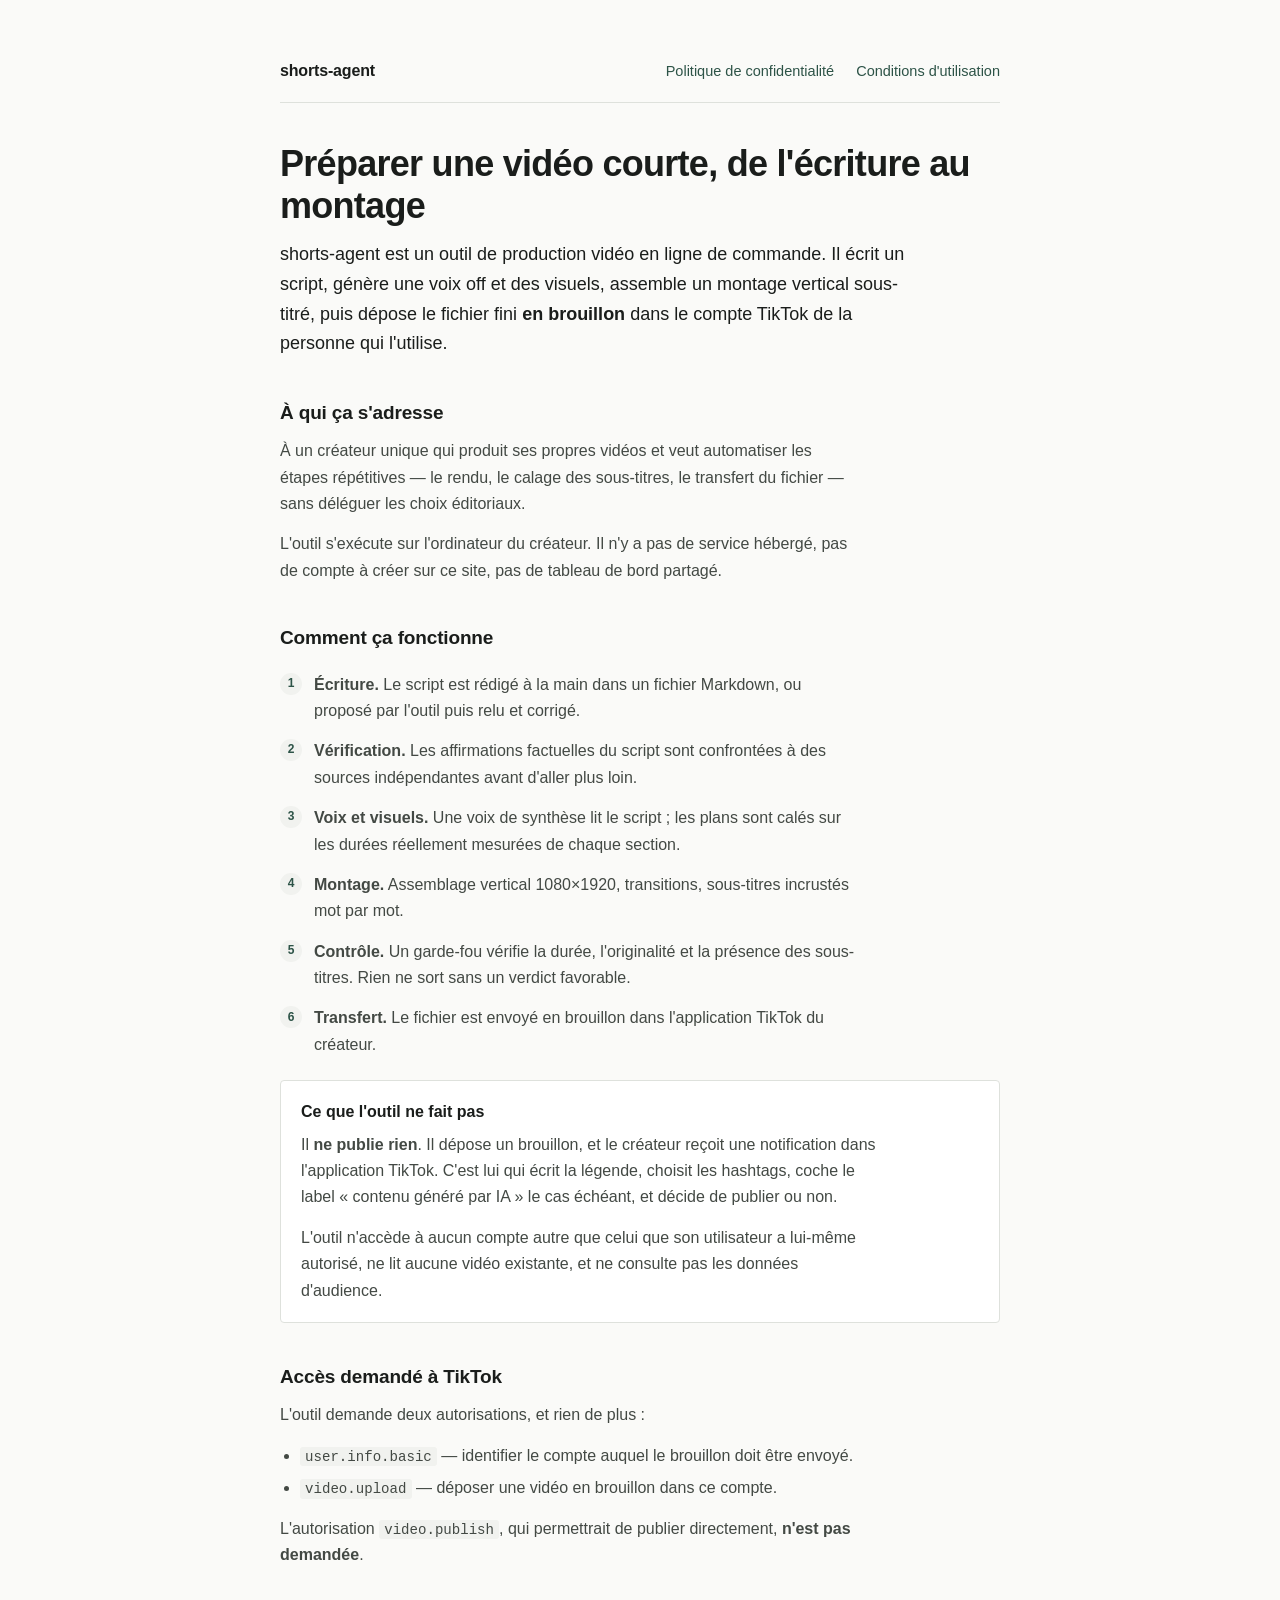
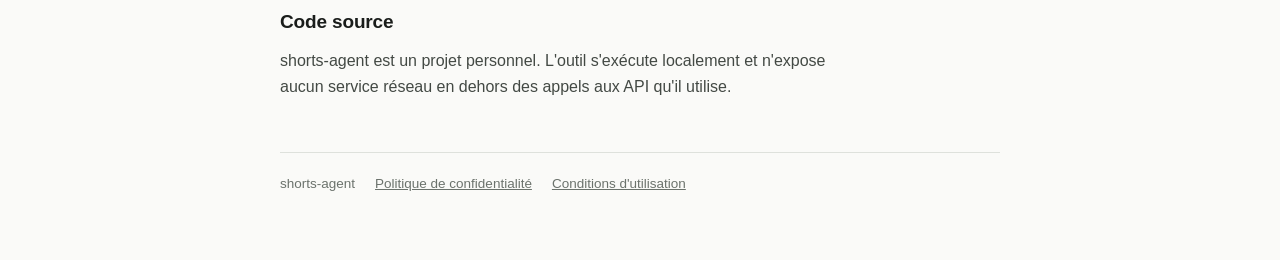
<file: index.html>
<!doctype html>
<html lang="fr">
<head>
<meta charset="utf-8">
<meta name="viewport" content="width=device-width,initial-scale=1">
<title>shorts-agent — préparation de vidéos courtes</title>
<meta name="description" content="Outil de production de vidéos courtes qui dépose le montage fini en brouillon dans le compte TikTok de son propre créateur.">
<link rel="stylesheet" href="style.css">
</head>
<body>
<div class="wrap">

<nav>
  <a class="brand" href="./">shorts-agent</a>
  <span class="sp"></span>
  <a href="./privacy.html">Politique de confidentialité</a>
  <a href="./terms.html">Conditions d'utilisation</a>
</nav>

<h1>Préparer une vidéo courte, de l'écriture au montage</h1>
<p class="lead">shorts-agent est un outil de production vidéo en ligne de commande. Il écrit un script, génère une voix off et des visuels, assemble un montage vertical sous-titré, puis dépose le fichier fini <strong>en brouillon</strong> dans le compte TikTok de la personne qui l'utilise.</p>

<h2>À qui ça s'adresse</h2>
<p>À un créateur unique qui produit ses propres vidéos et veut automatiser les étapes répétitives — le rendu, le calage des sous-titres, le transfert du fichier — sans déléguer les choix éditoriaux.</p>
<p>L'outil s'exécute sur l'ordinateur du créateur. Il n'y a pas de service hébergé, pas de compte à créer sur ce site, pas de tableau de bord partagé.</p>

<h2>Comment ça fonctionne</h2>
<ol class="steps">
  <li><strong>Écriture.</strong> Le script est rédigé à la main dans un fichier Markdown, ou proposé par l'outil puis relu et corrigé.</li>
  <li><strong>Vérification.</strong> Les affirmations factuelles du script sont confrontées à des sources indépendantes avant d'aller plus loin.</li>
  <li><strong>Voix et visuels.</strong> Une voix de synthèse lit le script ; les plans sont calés sur les durées réellement mesurées de chaque section.</li>
  <li><strong>Montage.</strong> Assemblage vertical 1080×1920, transitions, sous-titres incrustés mot par mot.</li>
  <li><strong>Contrôle.</strong> Un garde-fou vérifie la durée, l'originalité et la présence des sous-titres. Rien ne sort sans un verdict favorable.</li>
  <li><strong>Transfert.</strong> Le fichier est envoyé en brouillon dans l'application TikTok du créateur.</li>
</ol>

<div class="box">
  <h3>Ce que l'outil ne fait pas</h3>
  <p>Il <strong>ne publie rien</strong>. Il dépose un brouillon, et le créateur reçoit une notification dans l'application TikTok. C'est lui qui écrit la légende, choisit les hashtags, coche le label « contenu généré par IA » le cas échéant, et décide de publier ou non.</p>
  <p>L'outil n'accède à aucun compte autre que celui que son utilisateur a lui-même autorisé, ne lit aucune vidéo existante, et ne consulte pas les données d'audience.</p>
</div>

<h2>Accès demandé à TikTok</h2>
<p>L'outil demande deux autorisations, et rien de plus :</p>
<ul>
  <li><code>user.info.basic</code> — identifier le compte auquel le brouillon doit être envoyé.</li>
  <li><code>video.upload</code> — déposer une vidéo en brouillon dans ce compte.</li>
</ul>
<p>L'autorisation <code>video.publish</code>, qui permettrait de publier directement, <strong>n'est pas demandée</strong>.</p>

<h2>Code source</h2>
<p>shorts-agent est un projet personnel. L'outil s'exécute localement et n'expose aucun service réseau en dehors des appels aux API qu'il utilise.</p>

<footer>
  <p>shorts-agent</p>
  <a href="./privacy.html">Politique de confidentialité</a>
  <a href="./terms.html">Conditions d'utilisation</a>
</footer>

</div>
</body>
</html>
</file>
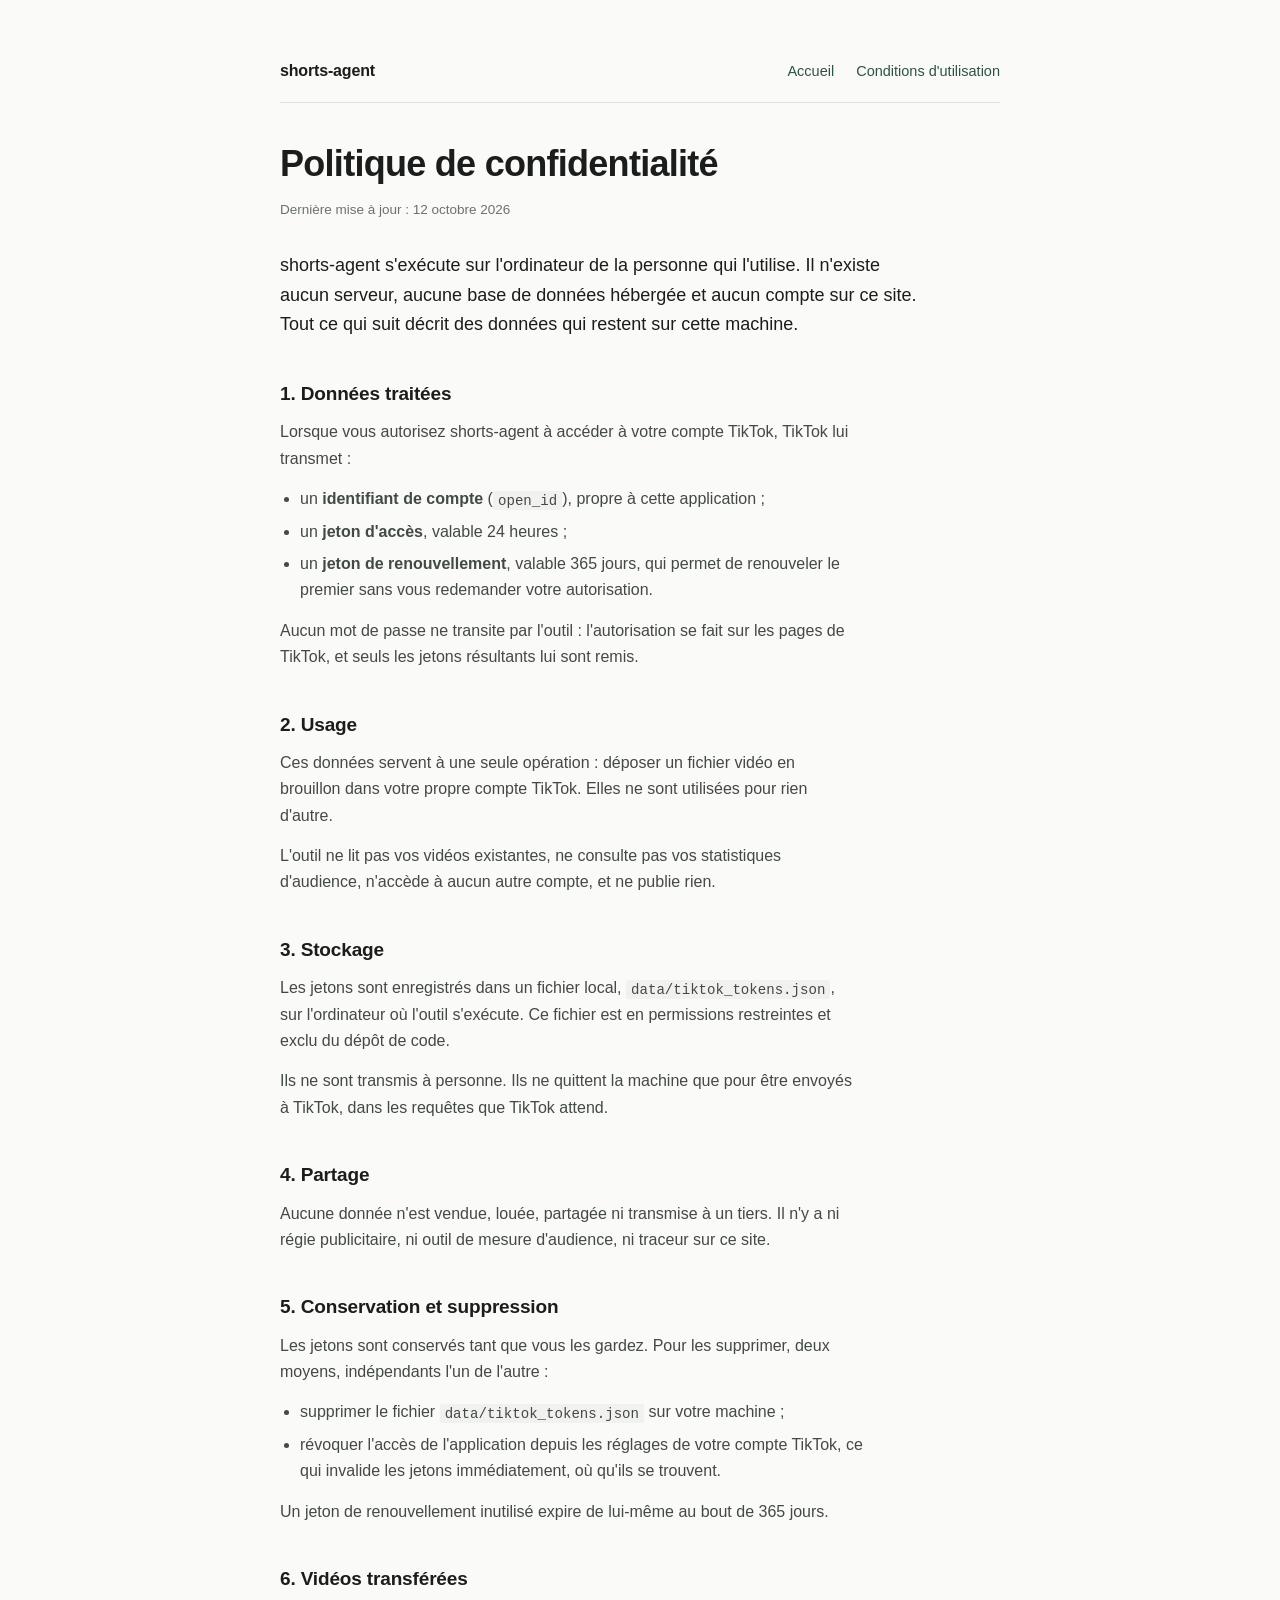
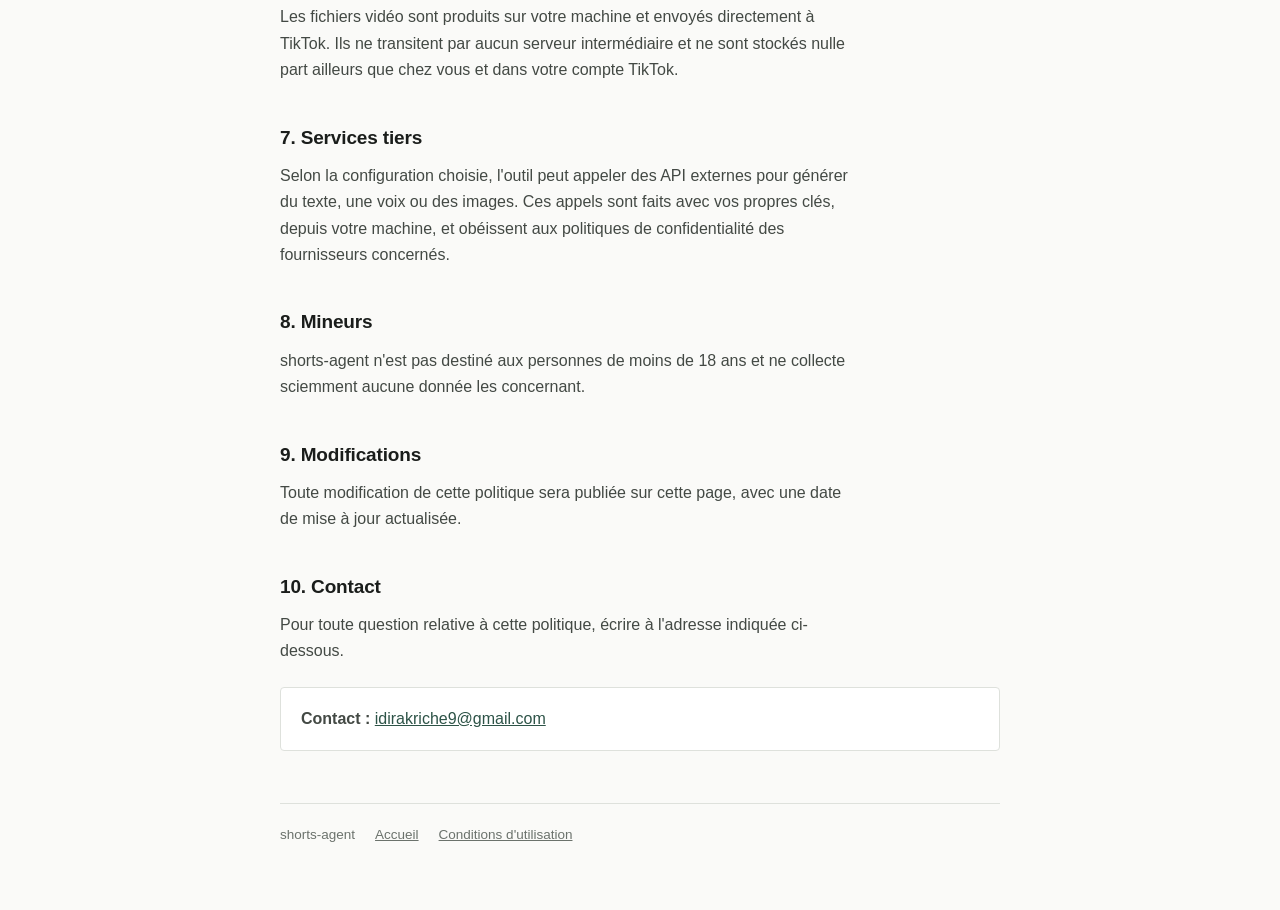
<file: privacy.html>
<!doctype html>
<html lang="fr">
<head>
<meta charset="utf-8">
<meta name="viewport" content="width=device-width,initial-scale=1">
<title>Politique de confidentialité — shorts-agent</title>
<meta name="description" content="Quelles données shorts-agent manipule, où elles sont stockées, et comment retirer l'accès.">
<link rel="stylesheet" href="style.css">
</head>
<body>
<div class="wrap">

<nav>
  <a class="brand" href="./">shorts-agent</a>
  <span class="sp"></span>
  <a href="./">Accueil</a>
  <a href="./terms.html">Conditions d'utilisation</a>
</nav>

<h1>Politique de confidentialité</h1>
<p class="maj">Dernière mise à jour : 12 octobre 2026</p>

<p class="lead">shorts-agent s'exécute sur l'ordinateur de la personne qui l'utilise. Il n'existe aucun serveur, aucune base de données hébergée et aucun compte sur ce site. Tout ce qui suit décrit des données qui restent sur cette machine.</p>

<h2>1. Données traitées</h2>
<p>Lorsque vous autorisez shorts-agent à accéder à votre compte TikTok, TikTok lui transmet :</p>
<ul>
  <li>un <strong>identifiant de compte</strong> (<code>open_id</code>), propre à cette application ;</li>
  <li>un <strong>jeton d'accès</strong>, valable 24 heures ;</li>
  <li>un <strong>jeton de renouvellement</strong>, valable 365 jours, qui permet de renouveler le premier sans vous redemander votre autorisation.</li>
</ul>
<p>Aucun mot de passe ne transite par l'outil : l'autorisation se fait sur les pages de TikTok, et seuls les jetons résultants lui sont remis.</p>

<h2>2. Usage</h2>
<p>Ces données servent à une seule opération : déposer un fichier vidéo en brouillon dans votre propre compte TikTok. Elles ne sont utilisées pour rien d'autre.</p>
<p>L'outil ne lit pas vos vidéos existantes, ne consulte pas vos statistiques d'audience, n'accède à aucun autre compte, et ne publie rien.</p>

<h2>3. Stockage</h2>
<p>Les jetons sont enregistrés dans un fichier local, <code>data/tiktok_tokens.json</code>, sur l'ordinateur où l'outil s'exécute. Ce fichier est en permissions restreintes et exclu du dépôt de code.</p>
<p>Ils ne sont transmis à personne. Ils ne quittent la machine que pour être envoyés à TikTok, dans les requêtes que TikTok attend.</p>

<h2>4. Partage</h2>
<p>Aucune donnée n'est vendue, louée, partagée ni transmise à un tiers. Il n'y a ni régie publicitaire, ni outil de mesure d'audience, ni traceur sur ce site.</p>

<h2>5. Conservation et suppression</h2>
<p>Les jetons sont conservés tant que vous les gardez. Pour les supprimer, deux moyens, indépendants l'un de l'autre :</p>
<ul>
  <li>supprimer le fichier <code>data/tiktok_tokens.json</code> sur votre machine ;</li>
  <li>révoquer l'accès de l'application depuis les réglages de votre compte TikTok, ce qui invalide les jetons immédiatement, où qu'ils se trouvent.</li>
</ul>
<p>Un jeton de renouvellement inutilisé expire de lui-même au bout de 365 jours.</p>

<h2>6. Vidéos transférées</h2>
<p>Les fichiers vidéo sont produits sur votre machine et envoyés directement à TikTok. Ils ne transitent par aucun serveur intermédiaire et ne sont stockés nulle part ailleurs que chez vous et dans votre compte TikTok.</p>

<h2>7. Services tiers</h2>
<p>Selon la configuration choisie, l'outil peut appeler des API externes pour générer du texte, une voix ou des images. Ces appels sont faits avec vos propres clés, depuis votre machine, et obéissent aux politiques de confidentialité des fournisseurs concernés.</p>

<h2>8. Mineurs</h2>
<p>shorts-agent n'est pas destiné aux personnes de moins de 18 ans et ne collecte sciemment aucune donnée les concernant.</p>

<h2>9. Modifications</h2>
<p>Toute modification de cette politique sera publiée sur cette page, avec une date de mise à jour actualisée.</p>

<h2>10. Contact</h2>
<p>Pour toute question relative à cette politique, écrire à l'adresse indiquée ci-dessous.</p>
<div class="box">
  <p><strong>Contact :</strong> <a href="mailto:idirakriche9@gmail.com">idirakriche9@gmail.com</a></p>
</div>

<footer>
  <p>shorts-agent</p>
  <a href="./">Accueil</a>
  <a href="./terms.html">Conditions d'utilisation</a>
</footer>

</div>
</body>
</html>
</file>
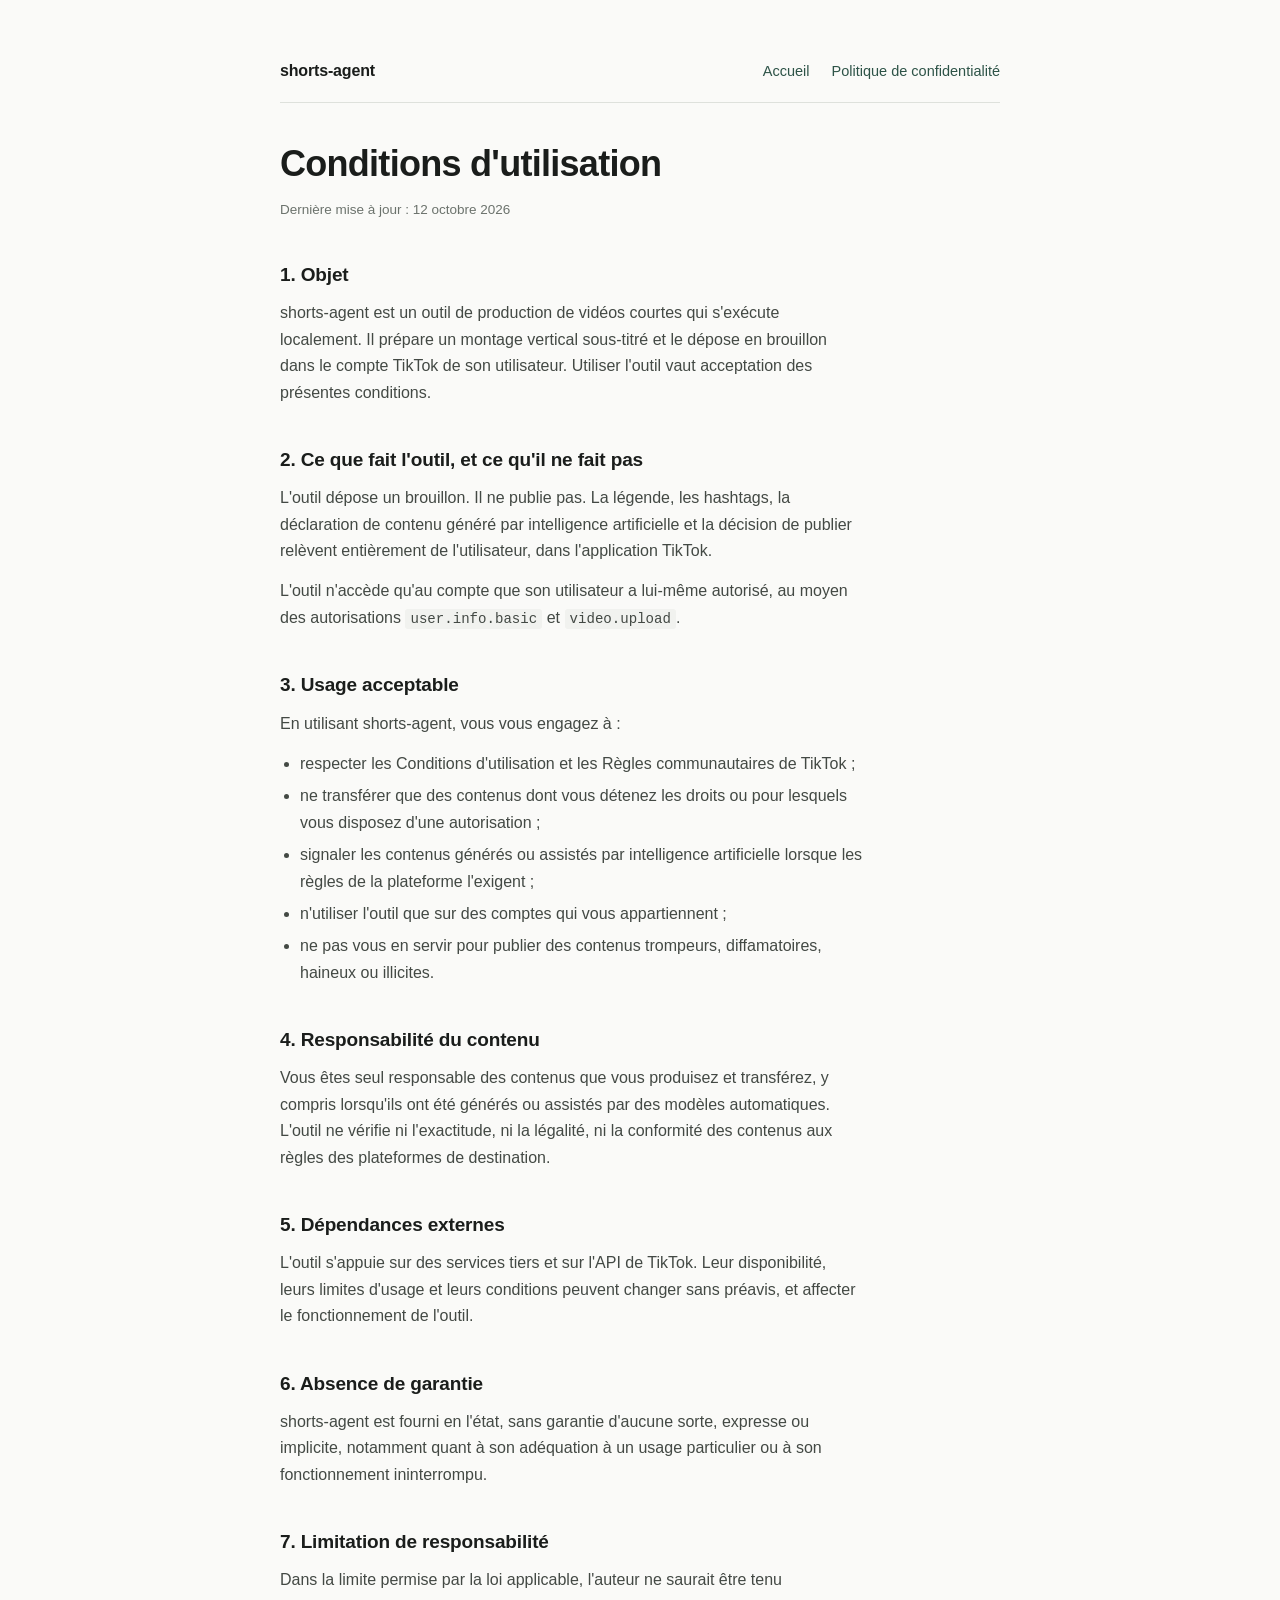
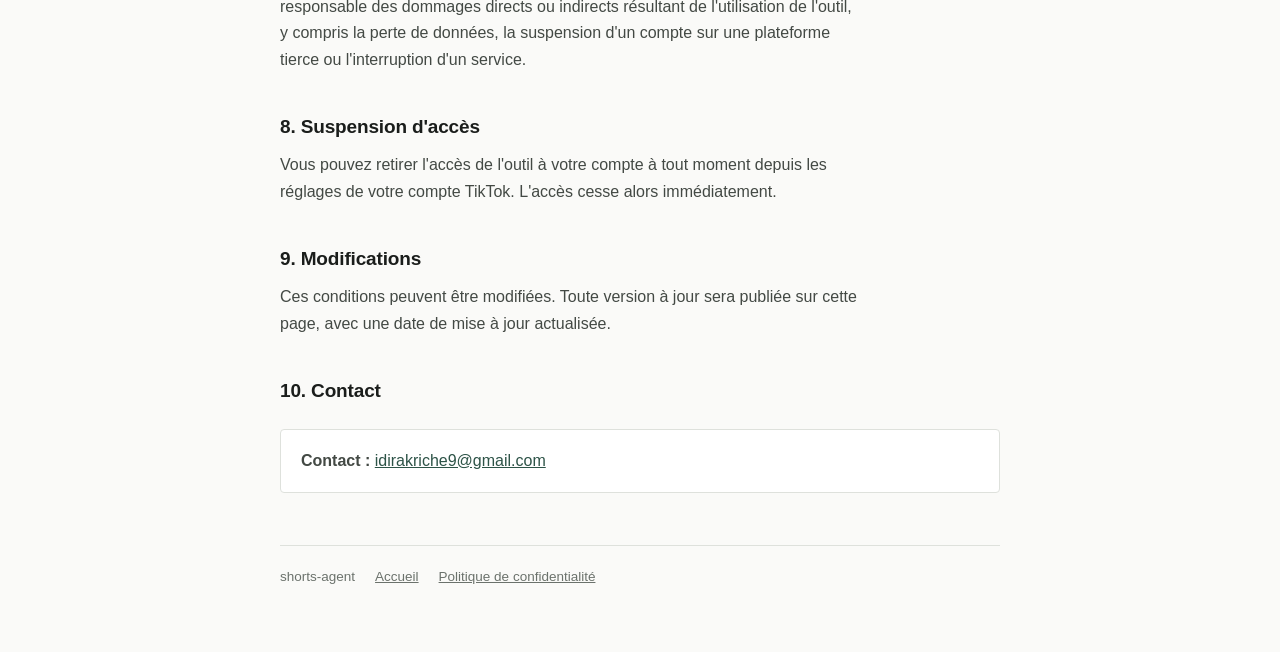
<file: terms.html>
<!doctype html>
<html lang="fr">
<head>
<meta charset="utf-8">
<meta name="viewport" content="width=device-width,initial-scale=1">
<title>Conditions d'utilisation — shorts-agent</title>
<meta name="description" content="Conditions d'utilisation de shorts-agent : objet, usage acceptable, responsabilités.">
<link rel="stylesheet" href="style.css">
</head>
<body>
<div class="wrap">

<nav>
  <a class="brand" href="./">shorts-agent</a>
  <span class="sp"></span>
  <a href="./">Accueil</a>
  <a href="./privacy.html">Politique de confidentialité</a>
</nav>

<h1>Conditions d'utilisation</h1>
<p class="maj">Dernière mise à jour : 12 octobre 2026</p>

<h2>1. Objet</h2>
<p>shorts-agent est un outil de production de vidéos courtes qui s'exécute localement. Il prépare un montage vertical sous-titré et le dépose en brouillon dans le compte TikTok de son utilisateur. Utiliser l'outil vaut acceptation des présentes conditions.</p>

<h2>2. Ce que fait l'outil, et ce qu'il ne fait pas</h2>
<p>L'outil dépose un brouillon. Il ne publie pas. La légende, les hashtags, la déclaration de contenu généré par intelligence artificielle et la décision de publier relèvent entièrement de l'utilisateur, dans l'application TikTok.</p>
<p>L'outil n'accède qu'au compte que son utilisateur a lui-même autorisé, au moyen des autorisations <code>user.info.basic</code> et <code>video.upload</code>.</p>

<h2>3. Usage acceptable</h2>
<p>En utilisant shorts-agent, vous vous engagez à :</p>
<ul>
  <li>respecter les Conditions d'utilisation et les Règles communautaires de TikTok ;</li>
  <li>ne transférer que des contenus dont vous détenez les droits ou pour lesquels vous disposez d'une autorisation ;</li>
  <li>signaler les contenus générés ou assistés par intelligence artificielle lorsque les règles de la plateforme l'exigent ;</li>
  <li>n'utiliser l'outil que sur des comptes qui vous appartiennent ;</li>
  <li>ne pas vous en servir pour publier des contenus trompeurs, diffamatoires, haineux ou illicites.</li>
</ul>

<h2>4. Responsabilité du contenu</h2>
<p>Vous êtes seul responsable des contenus que vous produisez et transférez, y compris lorsqu'ils ont été générés ou assistés par des modèles automatiques. L'outil ne vérifie ni l'exactitude, ni la légalité, ni la conformité des contenus aux règles des plateformes de destination.</p>

<h2>5. Dépendances externes</h2>
<p>L'outil s'appuie sur des services tiers et sur l'API de TikTok. Leur disponibilité, leurs limites d'usage et leurs conditions peuvent changer sans préavis, et affecter le fonctionnement de l'outil.</p>

<h2>6. Absence de garantie</h2>
<p>shorts-agent est fourni en l'état, sans garantie d'aucune sorte, expresse ou implicite, notamment quant à son adéquation à un usage particulier ou à son fonctionnement ininterrompu.</p>

<h2>7. Limitation de responsabilité</h2>
<p>Dans la limite permise par la loi applicable, l'auteur ne saurait être tenu responsable des dommages directs ou indirects résultant de l'utilisation de l'outil, y compris la perte de données, la suspension d'un compte sur une plateforme tierce ou l'interruption d'un service.</p>

<h2>8. Suspension d'accès</h2>
<p>Vous pouvez retirer l'accès de l'outil à votre compte à tout moment depuis les réglages de votre compte TikTok. L'accès cesse alors immédiatement.</p>

<h2>9. Modifications</h2>
<p>Ces conditions peuvent être modifiées. Toute version à jour sera publiée sur cette page, avec une date de mise à jour actualisée.</p>

<h2>10. Contact</h2>
<div class="box">
  <p><strong>Contact :</strong> <a href="mailto:idirakriche9@gmail.com">idirakriche9@gmail.com</a></p>
</div>

<footer>
  <p>shorts-agent</p>
  <a href="./">Accueil</a>
  <a href="./privacy.html">Politique de confidentialité</a>
</footer>

</div>
</body>
</html>
</file>
<file: style.css>
/* shorts-agent — site public. Sobre, lisible, sans dependance externe. */
:root{
  --ground:#FAFAF8; --surface:#FFFFFF; --sunken:#F1F2EF;
  --ink:#1A1D1B; --ink-2:#434944; --muted:#6B726C;
  --line:#DEE1DC; --accent:#2D5347;
}
@media (prefers-color-scheme:dark){
  :root{
    --ground:#121413; --surface:#191C1A; --sunken:#1F2321;
    --ink:#E9EBE8; --ink-2:#C2C7C2; --muted:#8D948E;
    --line:#2A2E2B; --accent:#7FB8A6;
  }
}
*{box-sizing:border-box}
body{
  margin:0; background:var(--ground); color:var(--ink);
  font:16px/1.65 -apple-system,BlinkMacSystemFont,"Segoe UI",Roboto,Helvetica,Arial,sans-serif;
  padding-left:20px; padding-right:20px;
  -webkit-font-smoothing:antialiased;
}
.wrap{max-width:720px; margin:0 auto; padding-block:40px 64px}
a{color:var(--accent)}
a:focus-visible{outline:2px solid var(--accent); outline-offset:2px; border-radius:2px}

nav{
  display:flex; flex-wrap:wrap; gap:10px 22px; align-items:baseline;
  padding-block:18px; border-bottom:1px solid var(--line); margin-bottom:40px;
}
nav .brand{font-weight:700; letter-spacing:-.01em; color:var(--ink); text-decoration:none}
nav a:not(.brand){font-size:14.5px; text-decoration:none}
nav a:not(.brand):hover{text-decoration:underline}
nav .sp{flex:1}

h1{font-size:clamp(26px,5vw,36px); line-height:1.15; letter-spacing:-.02em; margin:0 0 14px}
h2{font-size:19px; margin:38px 0 10px; letter-spacing:-.008em}
h3{font-size:16px; margin:24px 0 6px}
p,li{color:var(--ink-2); max-width:65ch}
p{margin:0 0 14px}
ul{padding-left:20px; margin:0 0 14px}
li{margin-bottom:6px}
.lead{font-size:18px; color:var(--ink); margin-bottom:26px}
.maj{font-size:13.5px; color:var(--muted); margin-bottom:30px}

.box{
  background:var(--surface); border:1px solid var(--line);
  padding:18px 20px; margin:22px 0; border-radius:4px;
}
.box h3{margin-top:0}
.box p:last-child{margin-bottom:0}

.steps{counter-reset:s; list-style:none; padding:0; margin:18px 0}
.steps li{
  counter-increment:s; position:relative; padding-left:34px; margin-bottom:14px;
}
.steps li::before{
  content:counter(s); position:absolute; left:0; top:1px;
  width:22px; height:22px; border-radius:50%; background:var(--sunken);
  color:var(--accent); font-size:12px; font-weight:600;
  display:grid; place-items:center;
}
code{
  background:var(--sunken); padding:.12em .36em; border-radius:3px;
  font:0.88em/1 ui-monospace,Menlo,monospace; color:var(--ink-2);
}
footer{
  border-top:1px solid var(--line); margin-top:52px; padding-top:20px;
  display:flex; flex-wrap:wrap; gap:8px 20px; align-items:baseline;
}
footer p, footer a{font-size:13.5px; color:var(--muted); margin:0}
</file>
